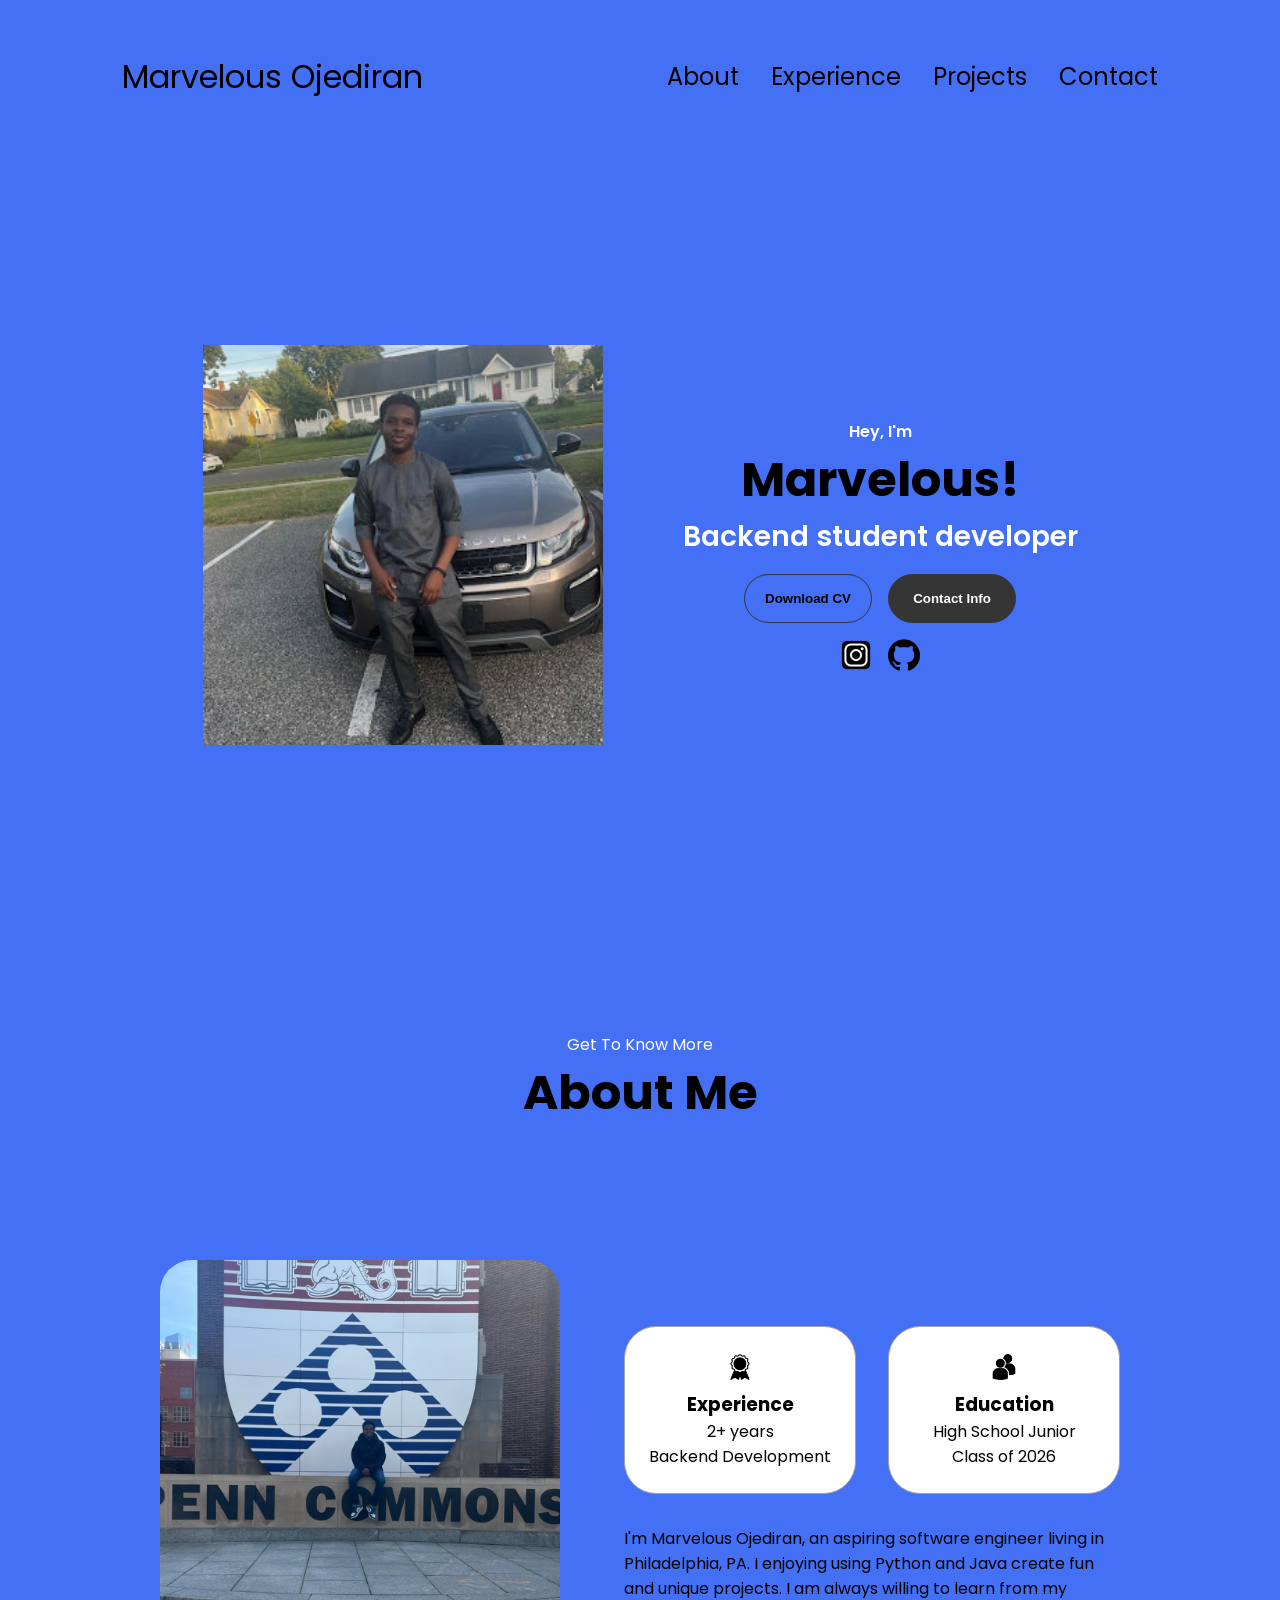
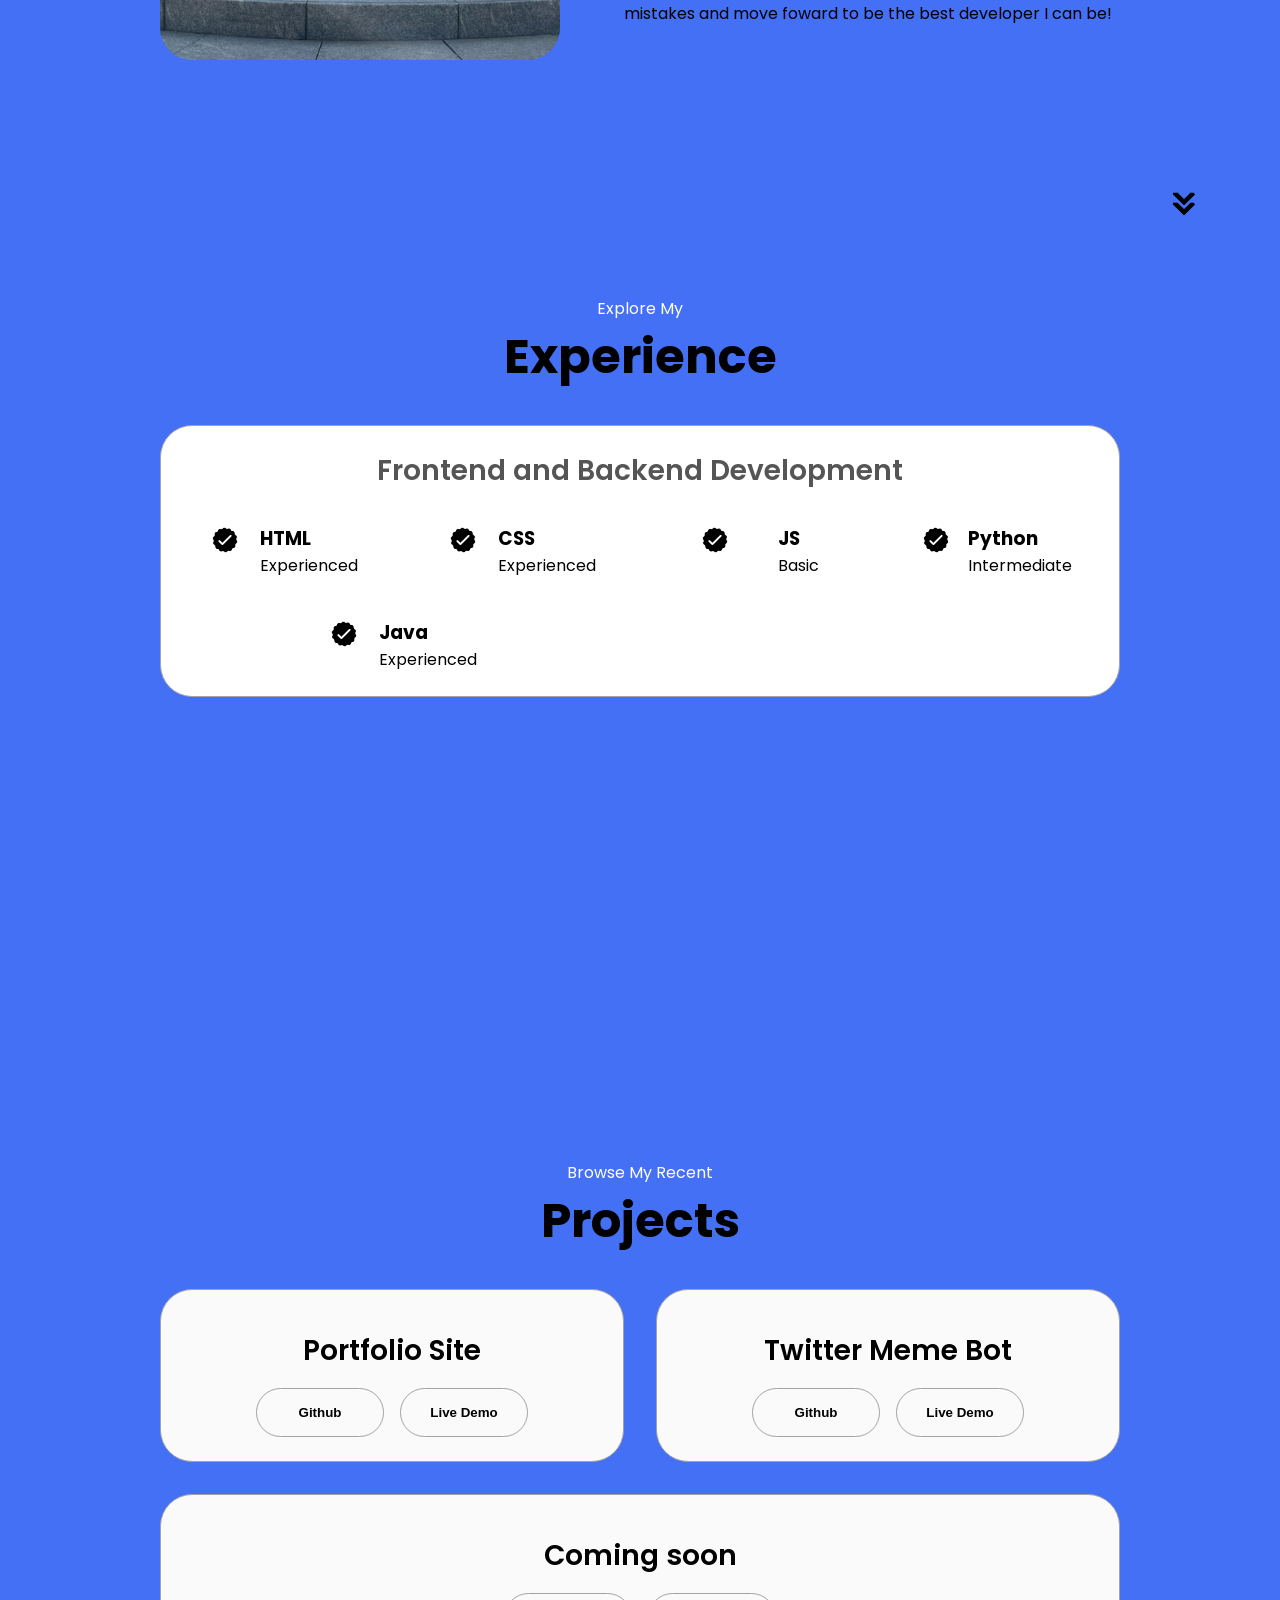
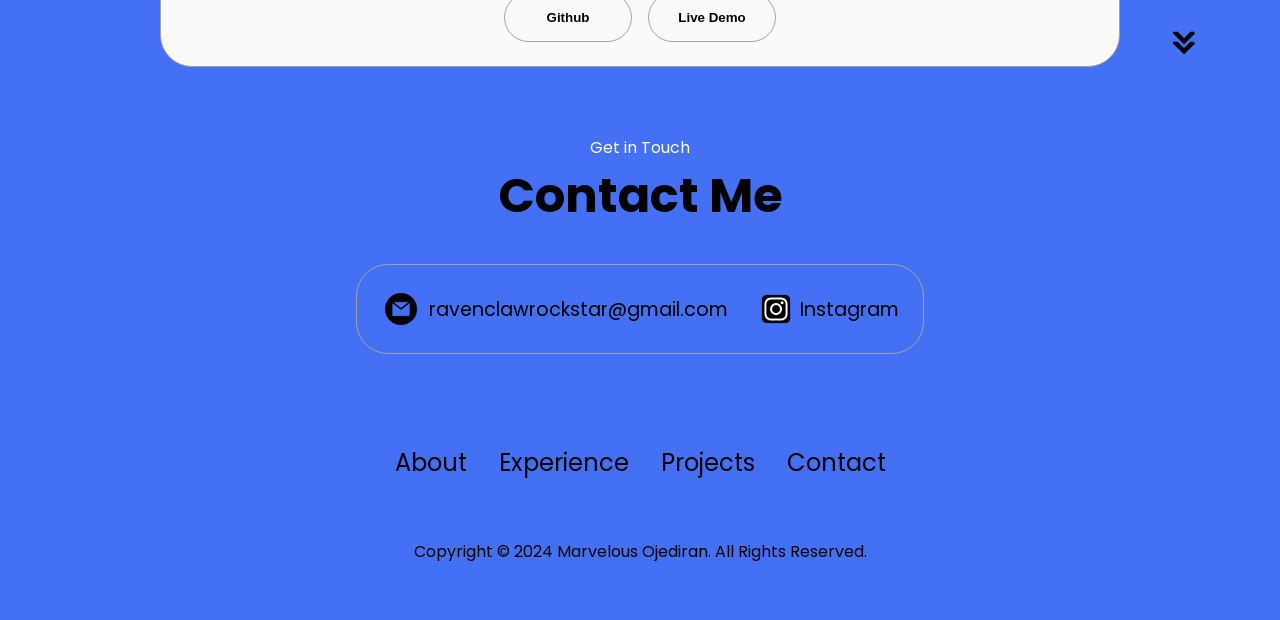
<file: index.html>
<!DOCTYPE html>
<html lang="en">
  <head>
    <meta charset="UTF-8" />
    <meta http-equiv="X-UA-Compatible" content="IE=edge" />
    <meta name="viewport" content="width=device-width, initial-scale=1.0" />
    <title>Marvelous Ojediran portfolio</title>
    <link rel="stylesheet" href="style.css" />
    <link rel="stylesheet" href="mediaqueries.css" /> 
    <link rel="icon" href="favicon.ico" />
  </head>
  <body>
    <nav id="desktop-nav">
      <div class="logo">Marvelous Ojediran</div>
      <div>
        <ul class="nav-links">
          <li><a href="#about">About</a></li>
          <li><a href="#experience">Experience</a></li>
          <li><a href="#projects">Projects</a></li>
          <li><a href="#contact">Contact</a></li>
        </ul>
      </div>
    </nav>
    <nav id="hamburger-nav">
      <div class="logo">Marvelous Ojediran</div>
      <div class="hamburger-menu">
        <div class="hamburger-icon" onclick="toggleMenu()">
          <span></span>
          <span></span>
          <span></span>
        </div>
        <div class="menu-links">
          <li><a href="#about" onclick="toggleMenu()">About</a></li>
          <li><a href="#experience" onclick="toggleMenu()">Experience</a></li>
          <li><a href="#projects" onclick="toggleMenu()">Projects</a></li>
          <li><a href="#contact" onclick="toggleMenu()">Contact</a></li>
        </div>
      </div>
    </nav>
    <section id="profile">
      <div class="section__pic-container">
        <img src="./assets/profile-pic.png" alt="John Doe profile picture" />
      </div>
      <div class="section__text">
        <p class="section__text__p1">Hey, I'm</p>
        <h1 class="title">Marvelous!</h1>
        <p class="section__text__p2">Backend student developer</p>
        <div class="btn-container">
          <button
            class="btn btn-color-2"
            onclick="window.open('./assets/resume.pdf')"
          >
            Download CV
          </button>
          <button class="btn btn-color-1" onclick="location.href='./#contact'">
            Contact Info
          </button>
        </div>
        <div id="socials-container">
          <img
            src="./assets/insta.png"
            alt="My Instagram Profile"
            class="icon"
            onclick="location.href='https://www.instagram.com/oj_marv/'"
          />
          <img
            src="./assets/github.png"
            alt="My Github profile"
            class="icon"
            onclick="location.href='https://github.com/MarvelousOjediran'"
          />
        </div>
      </div>
    </section>
    <section id="about">
      <p class="section__text__p1">Get To Know More</p>
      <h1 class="title">About Me</h1>
      <div class="section-container"> 
         <div class="section__pic-container">
          <img
            src="./assets/about-pic.png"
            alt="Profile picture"
            class="about-pic"
          />
        </div>
        <div class="about-details-container">
          <div class="about-containers">
            <div class="details-container">
              <img
                src="./assets/experience.png"
                alt="Experience icon"
                class="icon"
              />
              <h3>Experience</h3>
              <p>2+ years <br />Backend Development</p>
            </div>
            <div class="details-container">
              <img
                src="./assets/education.png"
                alt="Education icon"
                class="icon"
              />
              <h3>Education</h3>
              <p>High School Junior<br />Class of 2026</p>
            </div>
          </div>
          <div class="text-container">
            <p>
              I'm Marvelous Ojediran, an aspiring software engineer living in Philadelphia, PA. I enjoying using Python and Java create fun and unique projects. I am always willing to learn from my mistakes and move foward to be the best developer I can be!
            </p>
          </div>
        </div>
      </div>
      <img
        src="./assets/arrow.png"
        alt="Arrow icon"
        class="icon arrow"
        onclick="location.href='./#experience'"
      />
    </section>
    <section id="experience">
      <p class="section__text__p1">Explore My</p>
      <h1 class="title">Experience</h1>
      <div class="experience-details-container">
        <div class="about-containers">
          <div class="details-container">
            <h2 class="experience-sub-title">Frontend and Backend Development</h2>
            <div class="article-container">
              <article>
                <img
                  src="./assets/checkmark.png"
                  alt="Experience icon"
                  class="icon"
                />
                <div>
                  <h3>HTML</h3>
                  <p>Experienced</p>
                </div>
              </article>
              <article>
                <img
                  src="./assets/checkmark.png"
                  alt="Experience icon"
                  class="icon"
                />
                <div>
                  <h3>CSS</h3>
                  <p>Experienced</p>
                </div>
              </article>
              <article>
                <img
                  src="./assets/checkmark.png"
                  alt="Experience icon"
                  class="icon"
                />
                <div>
                  <h3>JS</h3>
                  <p>Basic</p>
                </div>
              </article>
              <article>
                <img
                  src="./assets/checkmark.png"
                  alt="Experience icon"
                  class="icon"
                />
                <div>
                  <h3>Python</h3>
                  <p>Intermediate</p>
                </div>
              </article>
              <article>
                <img
                  src="./assets/checkmark.png"
                  alt="Experience icon"
                  class="icon"
                />
                <div>
                  <h3>Java</h3>
                  <p>Experienced</p>
                </div>
              </article>
              <article>
              </article>
            </div>
          </div>
    </section>
    <section id="projects">
      <p class="section__text__p1">Browse My Recent</p>
      <h1 class="title">Projects</h1>
      <div class="experience-details-container">
        <div class="about-containers">
          <div class="details-container color-container">
            <div class="article-container">
            </div>
            <h2 class="experience-sub-title project-title">Portfolio Site</h2>
            <div class="btn-container">
              <button
                class="btn btn-color-2 project-btn"
                onclick="location.href='https://github.com/MarvelousOjediran/MarvelousOjediran.github.io/'">
                Github
              </button>
              <button
                class="btn btn-color-2 project-btn"
                onclick="location.href='https://marvelousojediran.github.io/'"
              >
                Live Demo
              </button>
            </div>
          </div>
          <div class="details-container color-container">
            <div class="article-container">
            </div>
            <h2 class="experience-sub-title project-title">Twitter Meme Bot</h2>
            <div class="btn-container">
              <button
                class="btn btn-color-2 project-btn"
                onclick="location.href='https://github.com/MarvelousOjediran/Twitter-Bot"
              >
                Github
              </button>
              <button
                class="btn btn-color-2 project-btn"
                onclick="location.href='https://github.com/'"
              >
                Live Demo
              </button>
            </div>
          </div>
          <div class="details-container color-container">
            <div class="article-container">
            </div>
            <h2 class="experience-sub-title project-title">Coming soon</h2>
            <div class="btn-container">
              <button
                class="btn btn-color-2 project-btn"
                onclick="location.href='https://github.com/'"
              >
                Github
              </button>
              <button
                class="btn btn-color-2 project-btn"
                onclick="location.href='https://github.com/'"
              >
                Live Demo
              </button>
            </div>
          </div>
        </div>
      </div>
      <img
        src="./assets/arrow.png"
        alt="Arrow icon"
        class="icon arrow"
        onclick="location.href='./#contact'"
      />
    </section>
    <section id="contact">
      <p class="section__text__p1">Get in Touch</p>
      <h1 class="title">Contact Me</h1>
      <div class="contact-info-upper-container">
        <div class="contact-info-container">
          <img
            src="./assets/email.png"
            alt="Email icon"
            class="icon contact-icon email-icon"
          />
          <p><a href="mailto:ravenclawrockstar@gmail.com">ravenclawrockstar@gmail.com</a></p>
        </div>
        <div class="contact-info-container">
          <img
            src="./assets/insta.png"
            alt="LinkedIn icon"
            class="icon contact-icon"
          />
          <p><a href="https://www.instagram.com/oj_marv/">Instagram</a></p>
        </div>
      </div>
    </section>
    <footer>
      <nav>
        <div class="nav-links-container">
          <ul class="nav-links">
            <li><a href="#about">About</a></li>
            <li><a href="#experience">Experience</a></li>
            <li><a href="#projects">Projects</a></li>
            <li><a href="#contact">Contact</a></li>
          </ul>
        </div>
      </nav>
      <p>Copyright &#169; 2024 Marvelous Ojediran. All Rights Reserved.</p>
    </footer>
    <script src="script.js"></script>
  </body>
</html>
</file>
<file: style.css>
/* GENERAL */

@import url("https://fonts.googleapis.com/css2?family=Poppins:wght@300;400;500;600&display=swap");

* {
  margin: 0;
  padding: 0;
}

body {
  font-family: "Poppins", sans-serif; 
  background-color: #4370f4; 
}

html {
  scroll-behavior: smooth;
}

p {
  color: rgb(85, 85, 85);
}

/* TRANSITION */

a,
.btn {
  transition: all 300ms ease;
}

/* DESKTOP NAV */

nav,
.nav-links {
  display: flex;
}

nav {
  justify-content: space-around;
  align-items: center;
  height: 17vh;
}

.nav-links {
  gap: 2rem;
  list-style: none;
  font-size: 1.5rem;
}

a {
  color: black;
  text-decoration: none;
  text-decoration-color: white;
}

a:hover {
  color: grey;
  text-decoration: underline;
  text-underline-offset: 1rem;
  text-decoration-color: rgb(181, 181, 181);
}

.logo {
  font-size: 2rem;
}

.logo:hover {
  cursor: default;
}

/* HAMBURGER MENU */

#hamburger-nav {
  display: none;
}

.hamburger-menu {
  position: relative;
  display: inline-block;
}

.hamburger-icon {
  display: flex;
  flex-direction: column;
  justify-content: space-between;
  height: 24px;
  width: 30px;
  cursor: pointer;
}

.hamburger-icon span {
  width: 100%;
  height: 2px;
  background-color: black;
  transition: all 0.3 ease-in-out;
}

.menu-links {
  position: absolute;
  top: 100%;
  right: 0;
  background-color: white;
  width: fit-content;
  max-height: 0;
  overflow: hidden;
  transition: all 0.3 ease-in-out;
}

.menu-links a {
  display: block;
  padding: 10px;
  text-align: center;
  font-size: 1.5rem;
  color: black;
  text-decoration: none;
  transition: all 0.3 ease-in-out;
}

.menu-links li {
  list-style: none;
}

.menu-links.open {
  max-height: 300px;
}

.hamburger-icon.open span:first-child {
  transform: rotate(45deg) translate(10px, 5px);
}

.hamburger-icon.open span:nth-child(2) {
  opacity: 0;
}

.hamburger-icon.open span:last-child {
  transform: rotate(-45deg) translate(10px, -5px);
}

.hamburger-icon span:first-child {
  transform: none;
}

.hamburger-icon span:first-child {
  opacity: 1;
}

.hamburger-icon span:first-child {
  transform: none;
}

/* SECTIONS */

section {
  padding-top: 4vh;
  height: 96vh;
  margin: 0 10rem;
  box-sizing: border-box;
  min-height: fit-content;
}

.section-container {
  display: flex;
}

/* PROFILE SECTION */

#profile {
  display: flex;
  justify-content: center;
  gap: 5rem;
  height: 80vh;
}

.section__pic-container {
  display: flex;
  height: 400px;
  width: 400px;
  margin: auto 0;
}

.section__text {
  align-self: center;
  text-align: center;
}

.section__text p {
  font-weight: 600;
}

.section__text__p1 {
  text-align: center; 
  color:#ffffff;
}

.section__text__p2 {
  font-size: 1.75rem;
  margin-bottom: 1rem; 
  color: #ffffff;
}

.title {
  font-size: 3rem;
  text-align: center;
}

#socials-container {
  display: flex;
  justify-content: center;
  margin-top: 1rem;
  gap: 1rem;
}

/* ICONS */

.icon {
  cursor: pointer;
  height: 2rem;
}

/* BUTTONS */

.btn-container {
  display: flex;
  justify-content: center;
  gap: 1rem;
}

.btn {
  font-weight: 600;
  transition: all 300ms ease;
  padding: 1rem;
  width: 8rem;
  border-radius: 2rem;
}

.btn-color-1,
.btn-color-2 {
  border: rgb(53, 53, 53) 0.1rem solid;
}

.btn-color-1:hover,
.btn-color-2:hover {
  cursor: pointer;
}

.btn-color-1,
.btn-color-2:hover {
  background: rgb(53, 53, 53);
  color: white;
}

.btn-color-1:hover {
  background: rgb(0, 0, 0);
}

.btn-color-2 {
  background: none;
}

.btn-color-2:hover {
  border: rgb(255, 255, 255) 0.1rem solid;
}

.btn-container {
  gap: 1rem;
}

/* ABOUT SECTION */

#about {
  position: relative;
}

.about-containers {
  gap: 2rem;
  margin-bottom: 2rem;
  margin-top: 2rem;
}

.about-details-container {
  justify-content: center;
  flex-direction: column;
}

.about-containers,
.about-details-container {
  display: flex;
}

.about-pic {
  border-radius: 2rem;
}

.arrow {
  position: absolute;
  right: -5rem;
  bottom: 2.5rem;
}

.details-container {
  padding: 1.5rem;
  flex: 1;
  background: white;
  border-radius: 2rem;
  border: rgb(53, 53, 53) 0.1rem solid;
  border-color: rgb(163, 163, 163);
  text-align: center;
}

.section-container {
  gap: 4rem;
  height: 80%;
}

.section__pic-container {
  height: 400px;
  width: 400px;
  margin: auto 0;
}

/* EXPERIENCE SECTION */

#experience {
  position: relative;
}

.experience-sub-title {
  color: rgb(85, 85, 85);
  font-weight: 600;
  font-size: 1.75rem;
  margin-bottom: 2rem;
}

.experience-details-container {
  display: flex;
  justify-content: center;
  flex-direction: column;
}

.article-container {
  display: flex;
  text-align: initial;
  flex-wrap: wrap;
  flex-direction: row;
  gap: 2.5rem;
  justify-content: space-around;
}

article {
  display: flex;
  width: 10rem;
  justify-content: space-around;
  gap: 0.5rem;
}

article .icon {
  cursor: default;
}

/* PROJECTS SECTION */

#projects {
  position: relative;
}

.color-container {
  border-color: rgb(163, 163, 163);
  background: rgb(250, 250, 250);
}

.project-img {
  border-radius: 2rem;
  width: 90%;
  height: 90%;
}

.project-title {
  margin: 1rem;
  color: black;
}

.project-btn {
  color: black;
  border-color: rgb(163, 163, 163);
}

/* CONTACT */

#contact {
  display: flex;
  justify-content: center;
  flex-direction: column;
  height: 70vh;
}

.contact-info-upper-container {
  display: flex;
  justify-content: center;
  border-radius: 2rem;
  border: rgb(53, 53, 53) 0.1rem solid;
  border-color: rgb(163, 163, 163);
  background: (250, 250, 250);
  margin: 2rem auto;
  padding: 0.5rem;
}

.contact-info-container {
  display: flex;
  align-items: center;
  justify-content: center;
  gap: 0.5rem;
  margin: 1rem;
}

.contact-info-container p {
  font-size: larger;
}

.contact-icon {
  cursor: default;
}

.email-icon {
  height: 2.5rem;
}

/* FOOTER SECTION */

footer {
  height: 26vh;
  margin: 0 1rem;
}

footer p {
  text-align: center;
}
p { 
  color:black;
}
</file>
<file: mediaqueries.css>
@media screen and (max-width: 1400px) {
  #profile {
    height: 83vh;
    margin-bottom: 6rem;
  }
  .about-containers {
    flex-wrap: wrap;
  }
  #contact,
  #projects {
    height: fit-content;
  }
}

@media screen and (max-width: 1200px) {
  #desktop-nav {
    display: none;
  }
  #hamburger-nav {
    display: flex;
  }
  #experience,
  .experience-details-container {
    margin-top: 2rem;
  }
  #profile,
  .section-container {
    display: block;
  }
  .arrow {
    display: none;
  }
  section,
  .section-container {
    height: fit-content;
  }
  section {
    margin: 0 5%;
  }
  .section__pic-container {
    width: 275px;
    height: 275px;
    margin: 0 auto 2rem;
  }
  .about-containers {
    margin-top: 0;
  }
}

@media screen and (max-width: 600px) {
  #contact,
  footer {
    height: 40vh;
  }
  #profile {
    height: 83vh;
    margin-bottom: 0;
  }
  article {
    font-size: 1rem;
  }
  footer nav {
    height: fit-content;
    margin-bottom: 2rem;
  }
  .about-containers,
  .contact-info-upper-container,
  .btn-container {
    flex-wrap: wrap;
  }
  .contact-info-container {
    margin: 0;
  }
  .contact-info-container p,
  .nav-links li a {
    font-size: 1rem;
  }
  .experience-sub-title {
    font-size: 1.25rem;
  }
  .logo {
    font-size: 1.5rem;
  }
  .nav-links {
    flex-direction: column;
    gap: 0.5rem;
    text-align: center;
  }
  .section__pic-container {
    width: auto;
    height: 46vw;
    justify-content: center;
  }
  .section__text__p2 {
    font-size: 1.25rem;
  }
  .title {
    font-size: 2rem;
  }
  .text-container {
    text-align: justify;
  }
}
</file>
